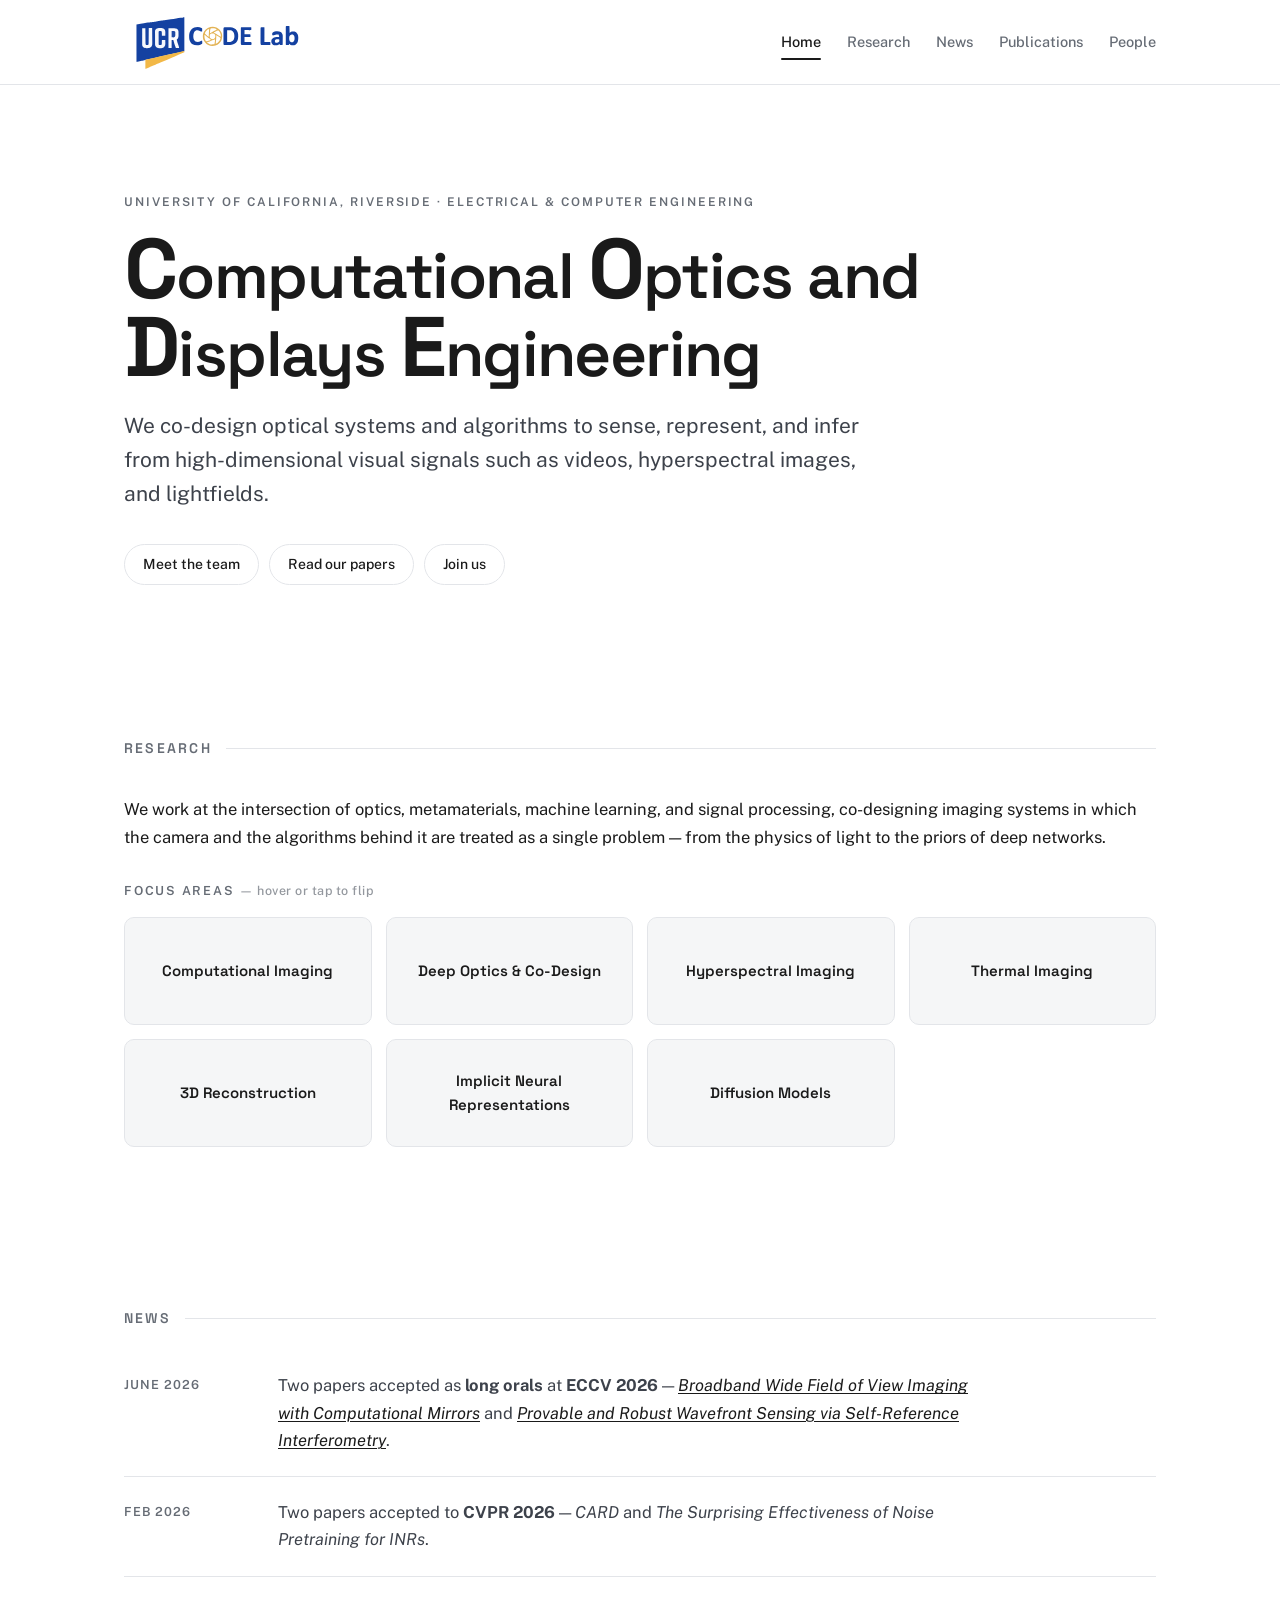
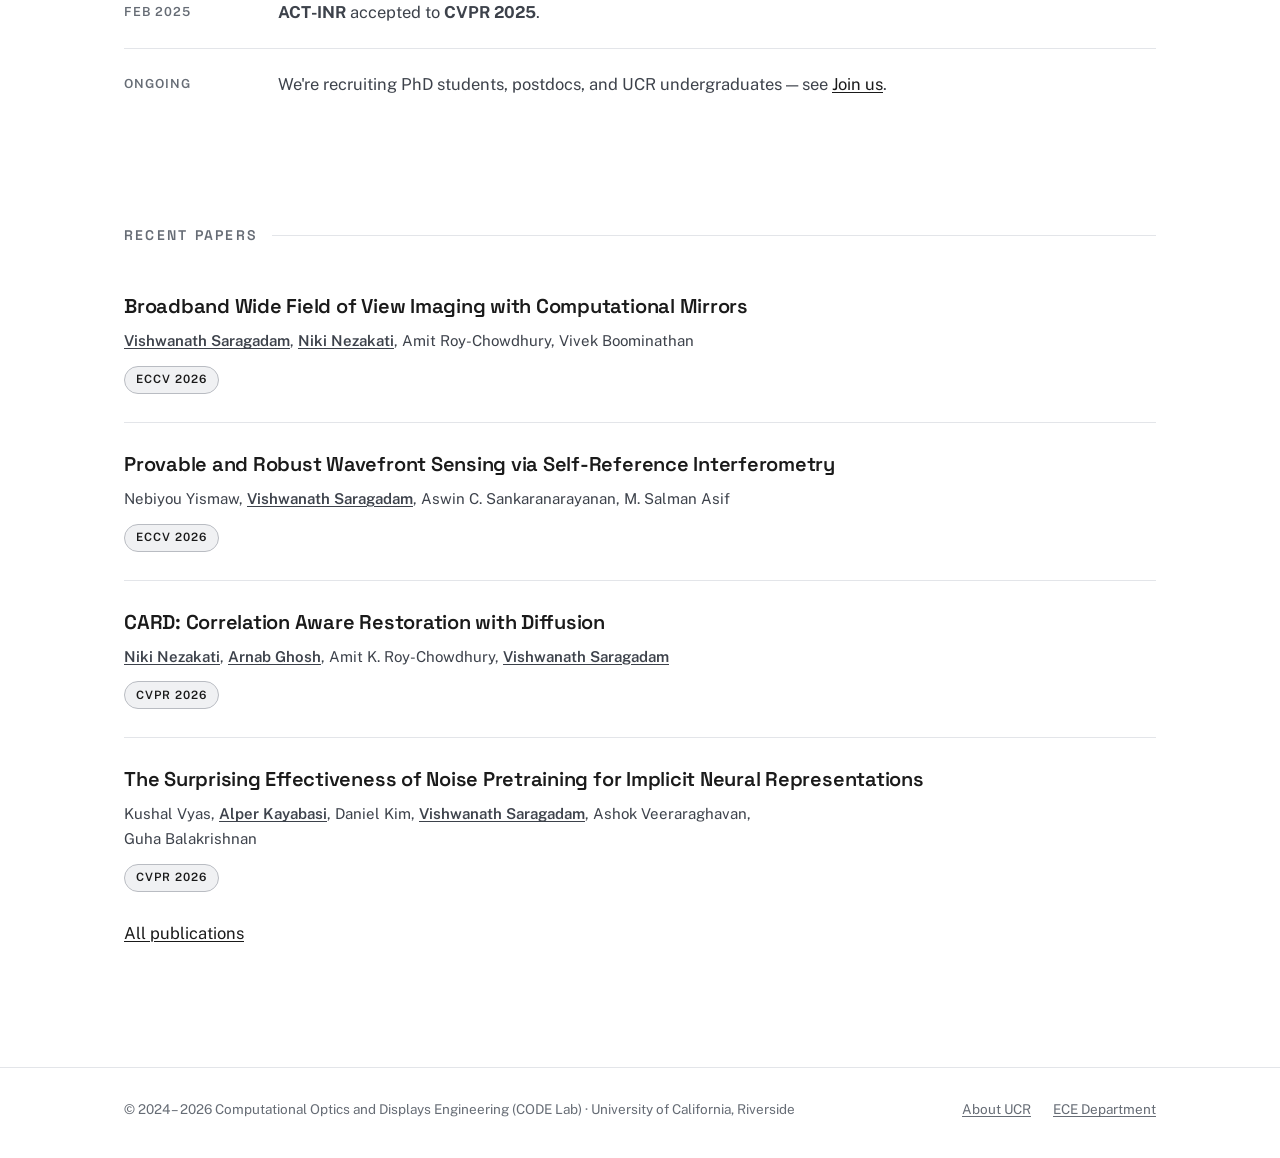
<file: index.html>
<!DOCTYPE html>
<html lang="en">
<head>
<meta charset="UTF-8">
<meta name="viewport" content="width=device-width, initial-scale=1.0">
<title>Computational Optics and Displays Engineering (CODE Lab) – UC Riverside</title>
<meta name="description" content="The Computational Optics and Displays Engineering (CODE Lab) at UC Riverside co-designs optical systems and algorithms to sense, represent, and infer from high-dimensional visual signals.">
<link rel="canonical" href="https://ucr-code.github.io/">
<meta name="theme-color" content="#ffffff">
<link rel="icon" type="image/svg+xml" href="images/favicon.svg">
<link rel="icon" type="image/png" sizes="32x32" href="images/favicon-32.png">
<link rel="apple-touch-icon" href="images/apple-touch-icon.png">
<!-- Open Graph / social cards -->
<meta property="og:type" content="website">
<meta property="og:site_name" content="CODE Lab — UC Riverside">
<meta property="og:title" content="Computational Optics and Displays Engineering (CODE Lab) – UC Riverside">
<meta property="og:description" content="The Computational Optics and Displays Engineering (CODE Lab) at UC Riverside co-designs optical systems and algorithms to sense, represent, and infer from high-dimensional visual signals.">
<meta property="og:url" content="https://ucr-code.github.io/">
<meta property="og:image" content="https://ucr-code.github.io/images/og-image.png">
<meta property="og:image:width" content="1200">
<meta property="og:image:height" content="630">
<meta property="og:image:alt" content="CODE Lab — Computational Optics and Displays Engineering, UC Riverside">
<meta name="twitter:card" content="summary_large_image">
<meta name="twitter:title" content="Computational Optics and Displays Engineering (CODE Lab) – UC Riverside">
<meta name="twitter:description" content="The Computational Optics and Displays Engineering (CODE Lab) at UC Riverside co-designs optical systems and algorithms to sense, represent, and infer from high-dimensional visual signals.">
<meta name="twitter:image" content="https://ucr-code.github.io/images/og-image.png">
<link rel="preconnect" href="https://fonts.googleapis.com">
<link rel="preconnect" href="https://fonts.gstatic.com" crossorigin>
<link href="https://fonts.googleapis.com/css2?family=Space+Grotesk:wght@500;600;700&family=Public+Sans:ital,wght@0,400;0,500;0,600;1,400&display=swap" rel="stylesheet">
<script>document.documentElement.classList.add('js');</script>
<link rel="stylesheet" href="css/style.css">
</head>
<body class="home">
<a class="skip" href="#main-content">Skip to content</a>

<header class="site-head">
  <div class="container">
    <a class="brand" href="index.html" aria-label="Computational Optics and Displays Engineering (CODE Lab) — Home">
      <img src="images/logo.svg" alt="Computational Optics and Displays Engineering (CODE Lab)" class="brand-logo">
    </a>
    <nav class="main-nav" aria-label="Site">
      <a href="index.html" class="active" aria-current="page">Home</a>
      <a href="#research">Research</a>
      <a href="#news">News</a>
      <a href="publications.html">Publications</a>
      <a href="people.html">People</a>
    </nav>
  </div>
</header>

<main id="main-content">

  <!-- ============ Hero ============ -->
  <section class="hero">
    <div class="container">
      <p class="eyebrow">University of California, Riverside · Electrical &amp; Computer Engineering</p>
      <h1><span class="code">C</span>omputational <span class="code">O</span>ptics and <span class="code">D</span>isplays <span class="code">E</span>ngineering</h1>
      <p class="lede">We co-design optical systems and algorithms to sense, represent, and infer from high-dimensional visual signals such as videos, hyperspectral images, and lightfields.</p>
      <nav class="jump" aria-label="Quick links">
        <a href="people.html">Meet the team</a>
        <a href="publications.html">Read our papers</a>
        <a href="people.html#join-us">Join us</a>
      </nav>
    </div>
  </section>

  <!-- ============ Research ============ -->
  <section class="section" id="research">
    <div class="container">
      <h2 class="section-head reveal">Research</h2>
      <p class="reveal">We work at the intersection of optics, metamaterials, machine learning, and
        signal processing, co-designing imaging systems in which the camera and the
        algorithms behind it are treated as a single problem — from the physics of
        light to the priors of deep networks.</p>
      <p class="chips-intro reveal">Focus areas <span class="chips-hint">— hover or tap to flip</span></p>
      <div class="flip-cards" aria-label="Research topics">
        <button class="flip-card reveal" style="--i:0" type="button" aria-pressed="false">
          <span class="flip-card-inner">
            <span class="flip-face flip-front">Computational Imaging</span>
            <span class="flip-face flip-back">Co-designing optics and algorithms so the camera and its reconstruction solve a single problem.</span>
          </span>
        </button>
        <button class="flip-card reveal" style="--i:1" type="button" aria-pressed="false">
          <span class="flip-card-inner">
            <span class="flip-face flip-front">Deep Optics &amp; Co-Design</span>
            <span class="flip-face flip-back">Learning the lens and the network jointly, end-to-end, to shape what the sensor captures.</span>
          </span>
        </button>
        <button class="flip-card reveal" style="--i:2" type="button" aria-pressed="false">
          <span class="flip-card-inner">
            <span class="flip-face flip-front">Hyperspectral Imaging</span>
            <span class="flip-face flip-back">Recording the full spectrum at every pixel to reveal material detail beyond RGB.</span>
          </span>
        </button>
        <button class="flip-card reveal" style="--i:3" type="button" aria-pressed="false">
          <span class="flip-card-inner">
            <span class="flip-face flip-front">Thermal Imaging</span>
            <span class="flip-face flip-back">Sensing and reconstructing scenes in long-wave infrared, past the reach of visible light.</span>
          </span>
        </button>
        <button class="flip-card reveal" style="--i:4" type="button" aria-pressed="false">
          <span class="flip-card-inner">
            <span class="flip-face flip-front">3D Reconstruction</span>
            <span class="flip-face flip-back">Recovering the shape, depth, and geometry of a scene from one or many views.</span>
          </span>
        </button>
        <button class="flip-card reveal" style="--i:5" type="button" aria-pressed="false">
          <span class="flip-card-inner">
            <span class="flip-face flip-front">Implicit Neural Representations</span>
            <span class="flip-face flip-back">Encoding signals as continuous neural functions — compact and resolution-free.</span>
          </span>
        </button>
        <button class="flip-card reveal" style="--i:6" type="button" aria-pressed="false">
          <span class="flip-card-inner">
            <span class="flip-face flip-front">Diffusion Models</span>
            <span class="flip-face flip-back">Generative priors that restore and reconstruct images from incomplete measurements.</span>
          </span>
        </button>
      </div>
    </div>
  </section>

  <!-- ============ News ============ -->
  <section class="section" id="news">
    <div class="container">
      <h2 class="section-head reveal">News</h2>
      <ul class="news-list">
        <li class="news-item reveal">
          <span class="news-date">June 2026</span>
          <p class="news-text">Two papers accepted as <strong>long orals</strong> at <strong>ECCV 2026</strong> — <em><a href="https://codelab-ucr.github.io/computational-mirrors/" target="_blank" rel="noopener">Broadband Wide Field of View Imaging with Computational Mirrors</a></em> and <em><a href="https://imagesci.ece.cmu.edu/files/paper/2026/SelfReference_ECCV2026.pdf" target="_blank" rel="noopener">Provable and Robust Wavefront Sensing via Self-Reference Interferometry</a></em>.</p>
        </li>
        <li class="news-item reveal">
          <span class="news-date">Feb 2026</span>
          <p class="news-text">Two papers accepted to <strong>CVPR 2026</strong> — <em>CARD</em> and <em>The Surprising Effectiveness of Noise Pretraining for INRs</em>.</p>
        </li>
        <li class="news-item reveal">
          <span class="news-date">Feb 2025</span>
          <p class="news-text"><strong>ACT-INR</strong> accepted to <strong>CVPR 2025</strong>.</p>
        </li>
        <li class="news-item reveal">
          <span class="news-date">Ongoing</span>
          <p class="news-text">We're recruiting PhD students, postdocs, and UCR undergraduates — see <a href="people.html#join-us">Join us</a>.</p>
        </li>
      </ul>
    </div>
  </section>

  <!-- ============ Recent papers ============ -->
  <section class="section" id="recent" style="padding-top:24px">
    <div class="container">
      <h2 class="section-head reveal">Recent papers</h2>

      <article class="pub reveal" style="border-top:0;padding-top:10px">
        <h3 class="pub-title"><a href="https://codelab-ucr.github.io/computational-mirrors/" target="_blank" rel="noopener">Broadband Wide Field of View Imaging with Computational Mirrors</a></h3>
        <p class="pub-authors"><span class="lab-member">Vishwanath Saragadam</span>, <span class="lab-member">Niki Nezakati</span>, Amit Roy-Chowdhury, Vivek Boominathan</p>
        <div class="pub-meta"><span class="venue conf">ECCV 2026</span></div>
      </article>

      <article class="pub reveal">
        <h3 class="pub-title"><a href="https://imagesci.ece.cmu.edu/files/paper/2026/SelfReference_ECCV2026.pdf" target="_blank" rel="noopener">Provable and Robust Wavefront Sensing via Self-Reference Interferometry</a></h3>
        <p class="pub-authors">Nebiyou Yismaw, <span class="lab-member">Vishwanath Saragadam</span>, Aswin C. Sankaranarayanan, M. Salman Asif</p>
        <div class="pub-meta"><span class="venue conf">ECCV 2026</span></div>
      </article>

      <article class="pub reveal">
        <h3 class="pub-title"><a href="https://ucr-vision-and-learning-group.github.io/CARD/" target="_blank" rel="noopener">CARD: Correlation Aware Restoration with Diffusion</a></h3>
        <p class="pub-authors"><span class="lab-member">Niki Nezakati</span>, <span class="lab-member">Arnab Ghosh</span>, Amit K. Roy-Chowdhury, <span class="lab-member">Vishwanath Saragadam</span></p>
        <div class="pub-meta"><span class="venue conf">CVPR 2026</span></div>
      </article>

      <article class="pub reveal">
        <h3 class="pub-title"><a href="https://kushalvyas.github.io/noisepretraining.html" target="_blank" rel="noopener">The Surprising Effectiveness of Noise Pretraining for Implicit Neural Representations</a></h3>
        <p class="pub-authors">Kushal Vyas, <span class="lab-member">Alper Kayabasi</span>, Daniel Kim, <span class="lab-member">Vishwanath Saragadam</span>, Ashok Veeraraghavan, Guha Balakrishnan</p>
        <div class="pub-meta"><span class="venue conf">CVPR 2026</span></div>
      </article>

      <a class="more-link" href="publications.html">All publications</a>
    </div>
  </section>
</main>

<footer class="site-foot">
  <div class="container">
    <span>© 2024 – 2026 Computational Optics and Displays Engineering (CODE Lab) · University of California, Riverside</span>
    <span class="foot-links">
      <a href="https://www.ucr.edu" target="_blank" rel="noopener">About UCR</a>
      <a href="https://www.ece.ucr.edu" target="_blank" rel="noopener">ECE Department</a>
    </span>
  </div>
</footer>

<script src="js/main.js" defer></script>
</body>
</html>
</file>
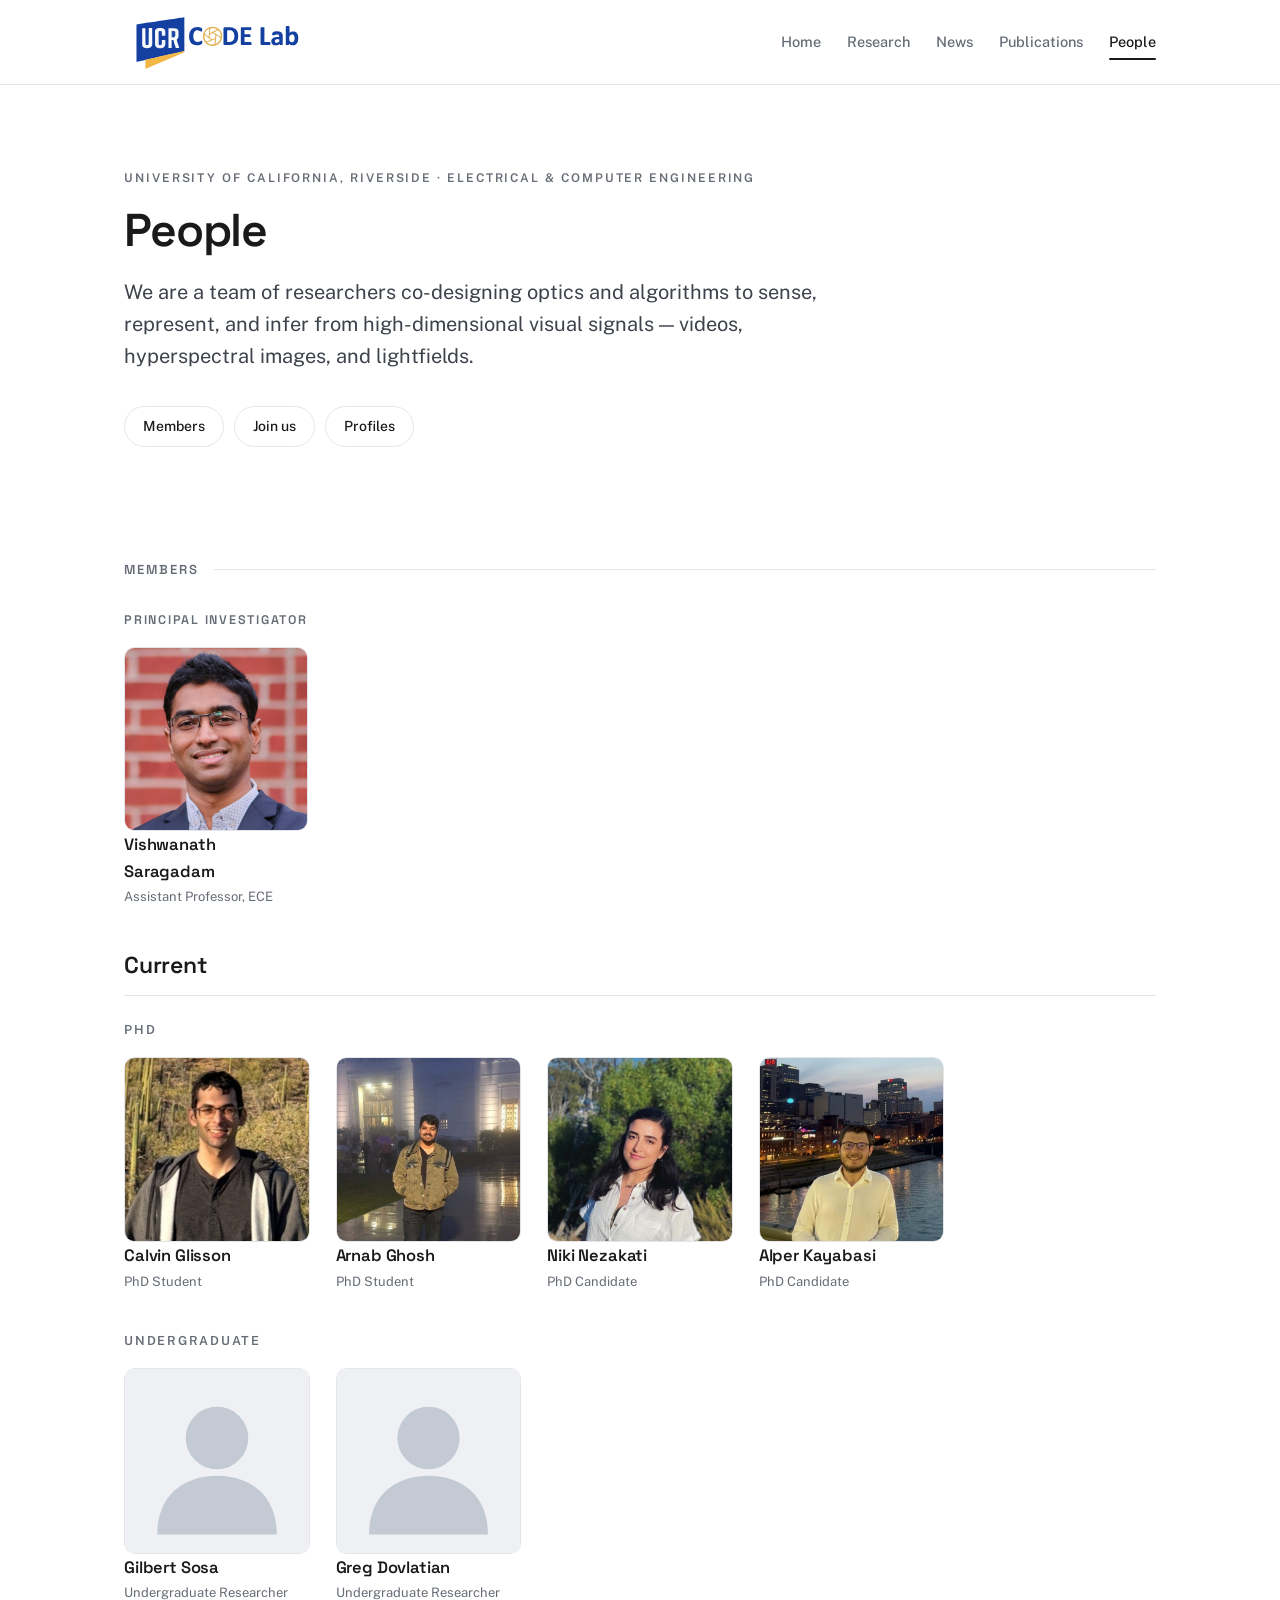
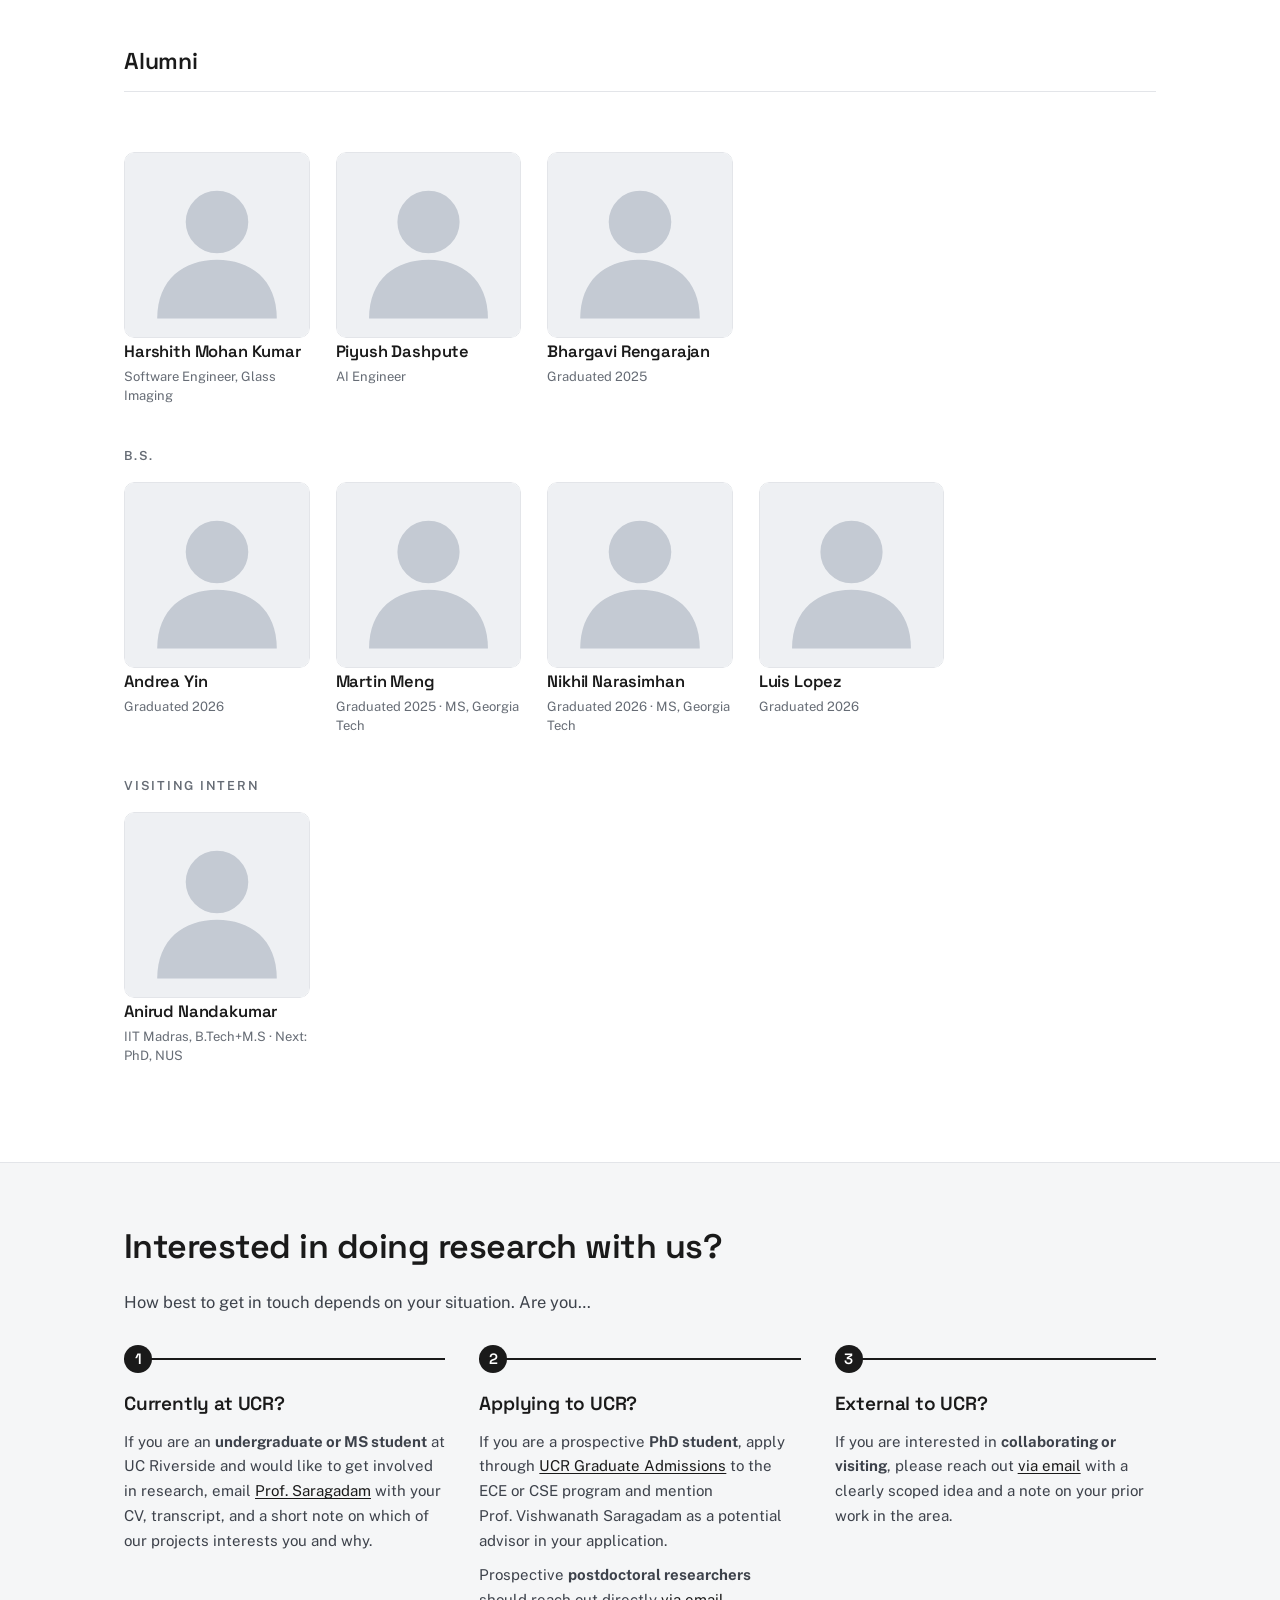
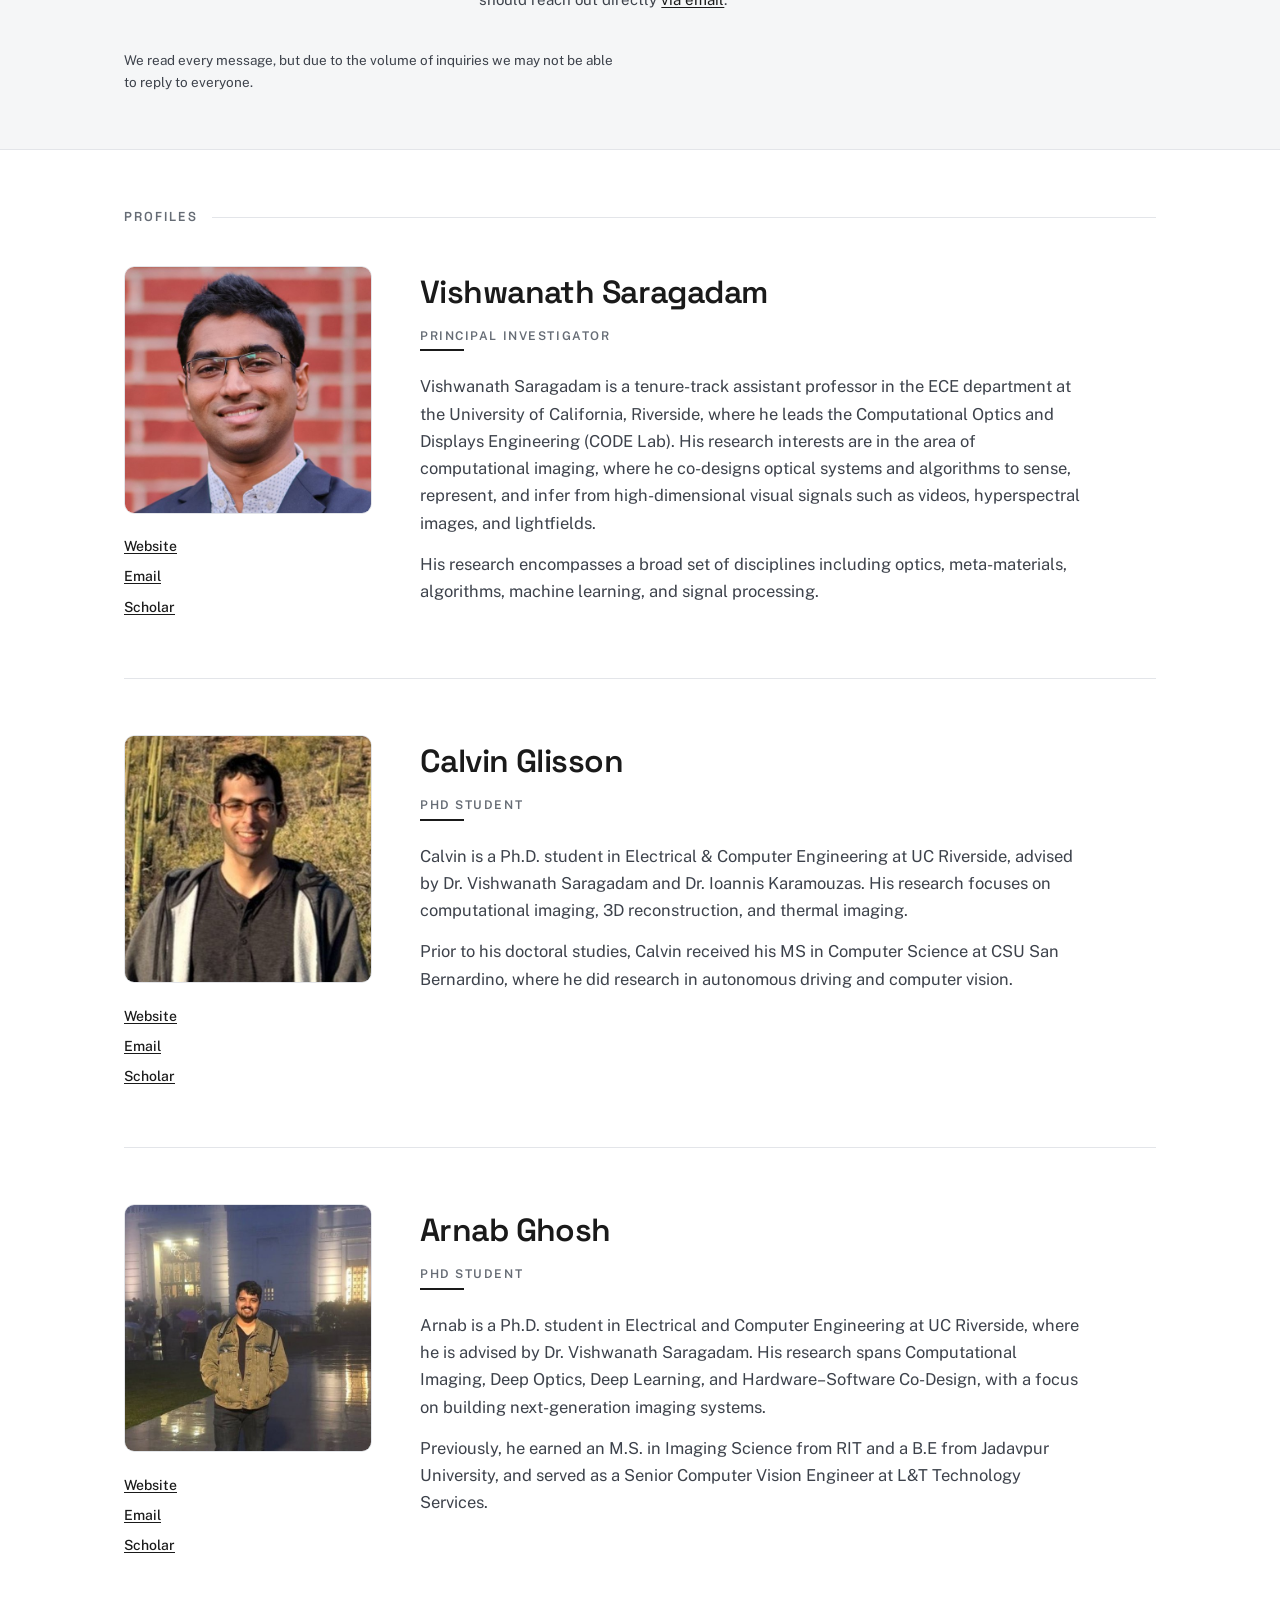
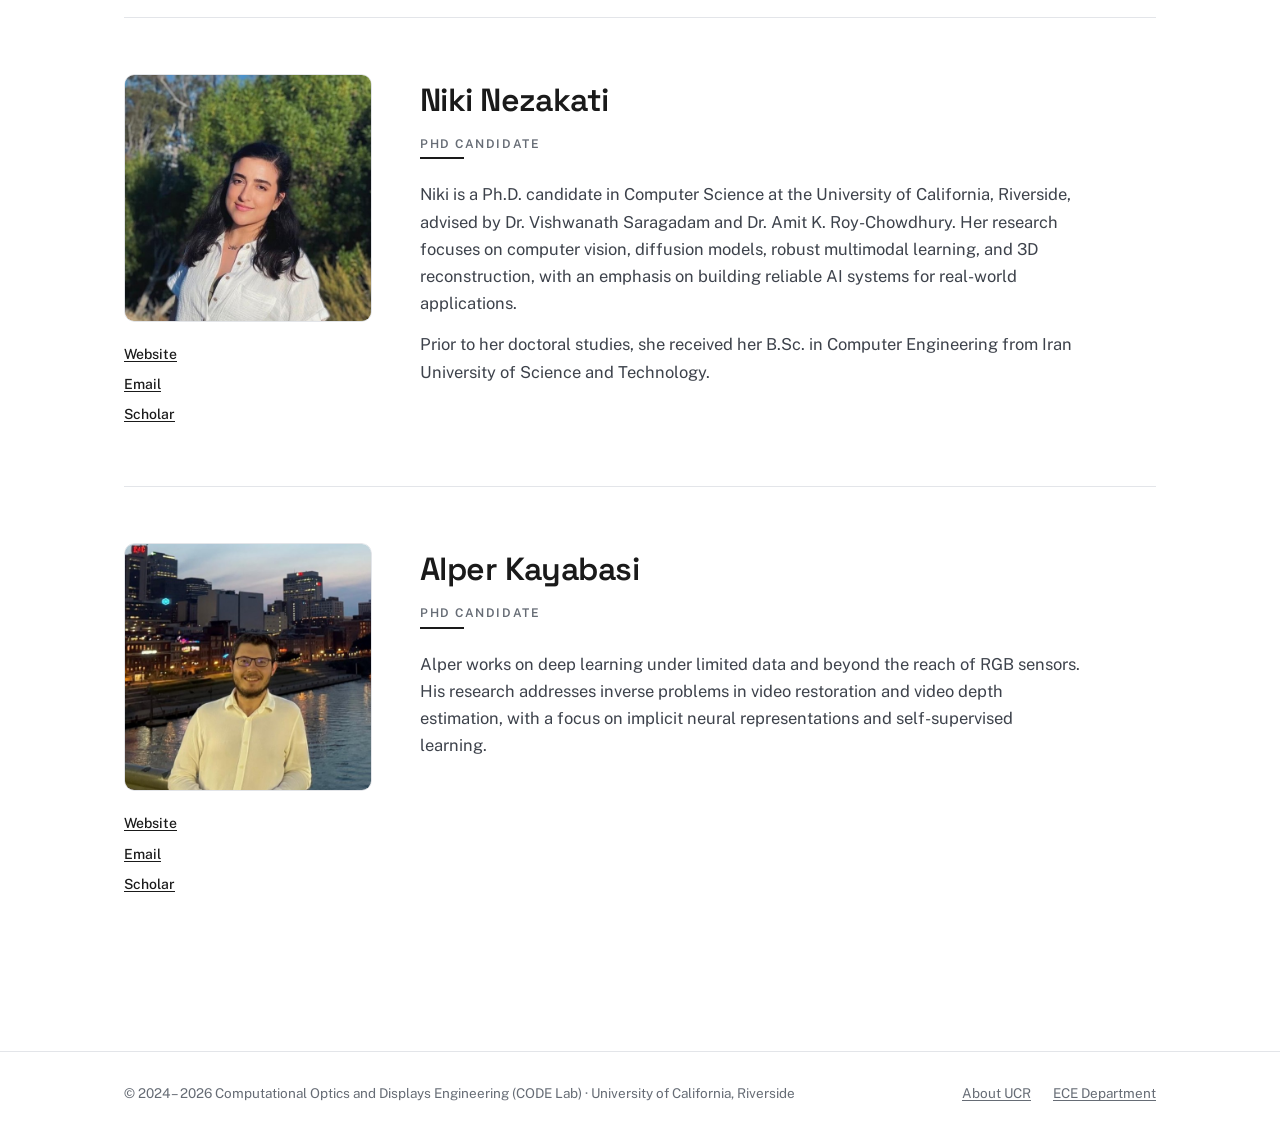
<file: people.html>
<!DOCTYPE html>
<html lang="en">
<head>
<meta charset="UTF-8">
<meta name="viewport" content="width=device-width, initial-scale=1.0">
<title>People – Computational Optics and Displays Engineering (CODE Lab)</title>
<meta name="description" content="The people of the Computational Optics and Displays Engineering (CODE Lab) at UC Riverside — co-designing optics and algorithms to sense, represent, and infer from high-dimensional visual signals.">
<link rel="canonical" href="https://ucr-code.github.io/people.html">
<meta name="theme-color" content="#ffffff">
<link rel="icon" type="image/svg+xml" href="images/favicon.svg">
<link rel="icon" type="image/png" sizes="32x32" href="images/favicon-32.png">
<link rel="apple-touch-icon" href="images/apple-touch-icon.png">
<!-- Open Graph / social cards -->
<meta property="og:type" content="website">
<meta property="og:site_name" content="CODE Lab — UC Riverside">
<meta property="og:title" content="People – Computational Optics and Displays Engineering (CODE Lab)">
<meta property="og:description" content="Meet the CODE Lab team at UC Riverside — researchers co-designing optics and algorithms to sense, represent, and infer from high-dimensional visual signals.">
<meta property="og:url" content="https://ucr-code.github.io/people.html">
<meta property="og:image" content="https://ucr-code.github.io/images/og-image.png">
<meta property="og:image:width" content="1200">
<meta property="og:image:height" content="630">
<meta property="og:image:alt" content="CODE Lab — Computational Optics and Displays Engineering, UC Riverside">
<meta name="twitter:card" content="summary_large_image">
<meta name="twitter:title" content="People – Computational Optics and Displays Engineering (CODE Lab)">
<meta name="twitter:description" content="Meet the CODE Lab team at UC Riverside — researchers co-designing optics and algorithms to sense, represent, and infer from high-dimensional visual signals.">
<meta name="twitter:image" content="https://ucr-code.github.io/images/og-image.png">
<link rel="preconnect" href="https://fonts.googleapis.com">
<link rel="preconnect" href="https://fonts.gstatic.com" crossorigin>
<link href="https://fonts.googleapis.com/css2?family=Space+Grotesk:wght@500;600;700&family=Public+Sans:ital,wght@0,400;0,500;0,600;1,400&display=swap" rel="stylesheet">
<script>document.documentElement.classList.add('js');</script>
<link rel="stylesheet" href="css/style.css">
</head>
<body>
<a class="skip" href="#main-content">Skip to content</a>

<header class="site-head">
  <div class="container">
    <a class="brand" href="index.html" aria-label="Computational Optics and Displays Engineering (CODE Lab) — Home">
      <img src="images/logo.svg" alt="Computational Optics and Displays Engineering (CODE Lab)" class="brand-logo">
    </a>
    <nav class="main-nav" aria-label="Site">
      <a href="index.html">Home</a>
      <a href="index.html#research">Research</a>
      <a href="index.html#news">News</a>
      <a href="publications.html">Publications</a>
      <a href="people.html" class="active" aria-current="page">People</a>
    </nav>
  </div>
</header>

<main id="main-content">

  <!-- ============ Hero ============ -->
  <section class="hero">
    <div class="container">
      <p class="eyebrow">University of California, Riverside · Electrical &amp; Computer Engineering</p>
      <h1>People</h1>
      <p class="lede">We are a team of researchers co-designing optics and algorithms to sense, represent, and infer from high-dimensional visual signals — videos, hyperspectral images, and lightfields.</p>
      <nav class="jump" aria-label="On this page">
        <a href="#members">Members</a>
        <a href="#join-us">Join us</a>
        <a href="#profiles">Profiles</a>
      </nav>
    </div>
  </section>

  <!-- ============ Overview grid ============ -->
  <section class="section" id="members">
    <div class="container">
      <h2 class="section-head reveal">Members</h2>

      <h3 class="member-role reveal">Principal Investigator</h3>
      <ul class="people-grid solo">
        <li class="reveal" style="--i:0"><a class="person-card" href="#vishwanath">
          <span class="shot"><img src="images/vishwanath.jpg" alt="Portrait of Vishwanath Saragadam"></span>
          <span class="p-meta"><span class="p-name">Vishwanath Saragadam</span><span class="p-role">Assistant Professor, ECE</span></span>
        </a></li>
      </ul>

      <h3 class="member-group reveal">Current</h3>
      <h4 class="member-role reveal">PhD</h4>
      <ul class="people-grid">
        <li class="reveal" style="--i:0"><a class="person-card" href="#calvin">
          <span class="shot"><img src="images/calvin.jpg" alt="Portrait of Calvin Glisson"></span>
          <span class="p-meta"><span class="p-name">Calvin Glisson</span><span class="p-role">PhD Student</span></span>
        </a></li>
        <li class="reveal" style="--i:1"><a class="person-card" href="#arnab">
          <span class="shot"><img src="images/arnab.jpg" alt="Portrait of Arnab"></span>
          <span class="p-meta"><span class="p-name">Arnab Ghosh</span><span class="p-role">PhD Student</span></span>
        </a></li>
        <li class="reveal" style="--i:2"><a class="person-card" href="#niki">
          <span class="shot"><img src="images/niki.jpg" alt="Portrait of Niki"></span>
          <span class="p-meta"><span class="p-name">Niki Nezakati</span><span class="p-role">PhD Candidate</span></span>
        </a></li>
        <li class="reveal" style="--i:3"><a class="person-card" href="#alper">
          <span class="shot"><img src="images/alper.jpg" alt="Portrait of Alper Kayabasi"></span>
          <span class="p-meta"><span class="p-name">Alper Kayabasi</span><span class="p-role">PhD Candidate</span></span>
        </a></li>
      </ul>

      <h4 class="member-role reveal">Undergraduate</h4>
      <ul class="people-grid">
        <li class="reveal" style="--i:0"><div class="person-card">
          <span class="shot"><img src="images/placeholder-person.svg" alt="Portrait of Gilbert Sosa"></span>
          <span class="p-meta"><span class="p-name">Gilbert Sosa</span><span class="p-role">Undergraduate Researcher</span></span>
        </div></li>
        <li class="reveal" style="--i:1"><div class="person-card">
          <span class="shot"><img src="images/placeholder-person.svg" alt="Portrait of Greg Dovlatian"></span>
          <span class="p-meta"><span class="p-name">Greg Dovlatian</span><span class="p-role">Undergraduate Researcher</span></span>
        </div></li>
      </ul>

      <h3 class="member-group reveal">Alumni</h3>
      <h4 class="member-role reveal">M.S.</h4>
      <ul class="people-grid">
        <li class="reveal" style="--i:0"><div class="person-card">
          <span class="shot"><img src="images/placeholder-person.svg" alt="Portrait of Harshith Mohan Kumar"></span>
          <span class="p-meta"><span class="p-name">Harshith Mohan Kumar</span><span class="p-role">Software Engineer, Glass Imaging</span></span>
        </div></li>
        <li class="reveal" style="--i:1"><div class="person-card">
          <span class="shot"><img src="images/placeholder-person.svg" alt="Portrait of Piyush Dashpute"></span>
          <span class="p-meta"><span class="p-name">Piyush Dashpute</span><span class="p-role">AI Engineer</span></span>
        </div></li>
        <li class="reveal" style="--i:2"><div class="person-card">
          <span class="shot"><img src="images/placeholder-person.svg" alt="Portrait of Bhargavi Rengarajan"></span>
          <span class="p-meta"><span class="p-name">Bhargavi Rengarajan</span><span class="p-role">Graduated 2025</span></span>
        </div></li>
      </ul>

      <h4 class="member-role reveal">B.S.</h4>
      <ul class="people-grid">
        <li class="reveal" style="--i:0"><div class="person-card">
          <span class="shot"><img src="images/placeholder-person.svg" alt="Portrait of Andrea Yin"></span>
          <span class="p-meta"><span class="p-name">Andrea Yin</span><span class="p-role">Graduated 2026</span></span>
        </div></li>
        <li class="reveal" style="--i:1"><div class="person-card">
          <span class="shot"><img src="images/placeholder-person.svg" alt="Portrait of Martin Meng"></span>
          <span class="p-meta"><span class="p-name">Martin Meng</span><span class="p-role">Graduated 2025 · MS, Georgia Tech</span></span>
        </div></li>
        <li class="reveal" style="--i:2"><div class="person-card">
          <span class="shot"><img src="images/placeholder-person.svg" alt="Portrait of Nikhil Narasimhan"></span>
          <span class="p-meta"><span class="p-name">Nikhil Narasimhan</span><span class="p-role">Graduated 2026 · MS, Georgia Tech</span></span>
        </div></li>
        <li class="reveal" style="--i:3"><div class="person-card">
          <span class="shot"><img src="images/placeholder-person.svg" alt="Portrait of Luis Lopez"></span>
          <span class="p-meta"><span class="p-name">Luis Lopez</span><span class="p-role">Graduated 2026</span></span>
        </div></li>
      </ul>

      <h4 class="member-role reveal">Visiting Intern</h4>
      <ul class="people-grid">
        <li class="reveal" style="--i:0"><div class="person-card">
          <span class="shot"><img src="images/placeholder-person.svg" alt="Portrait of Anirud Nandakumar"></span>
          <span class="p-meta"><span class="p-name">Anirud Nandakumar</span><span class="p-role">IIT Madras, B.Tech+M.S · Next: PhD, NUS</span></span>
        </div></li>
      </ul>
    </div>
  </section>

  <!-- ============ Join us ============ -->
  <section class="section join" id="join-us">
    <div class="container">
      <h2>Interested in doing research with us?</h2>
      <p>How best to get in touch depends on your situation. Are you…</p>
      <ol class="join-list">
        <li>
          <h3>Currently at UCR?</h3>
          <p>If you are an <strong>undergraduate or MS student</strong> at UC Riverside and would like to get involved in research, email <a href="mailto:vishwanath.saragadam@ucr.edu">Prof.&nbsp;Saragadam</a> with your CV, transcript, and a short note on which of our projects interests you and why.</p>
        </li>
        <li>
          <h3>Applying to UCR?</h3>
          <p>If you are a prospective <strong>PhD student</strong>, apply through <a href="https://graduate.ucr.edu/admissions" target="_blank" rel="noopener">UCR Graduate Admissions</a> to the ECE or CSE program and mention Prof.&nbsp;Vishwanath Saragadam as a potential advisor in your application.</p>
          <p>Prospective <strong>postdoctoral researchers</strong> should reach out directly <a href="mailto:vishwanath.saragadam@ucr.edu">via email</a>.</p>
        </li>
        <li>
          <h3>External to UCR?</h3>
          <p>If you are interested in <strong>collaborating or visiting</strong>, please reach out <a href="mailto:vishwanath.saragadam@ucr.edu">via email</a> with a clearly scoped idea and a note on your prior work in the area.</p>
        </li>
      </ol>
      <p class="join-note">We read every message, but due to the volume of inquiries we may not be able to reply to everyone.</p>
    </div>
  </section>

  <!-- ============ Profiles ============ -->
  <section class="section" id="profiles">
    <div class="container">
      <h2 class="section-head reveal">Profiles</h2>

      <!-- ===== PERSON: VISHWANATH SARAGADAM ===== -->
      <article class="profile reveal" style="padding-top:8px">
        <div class="profile-media">
          <span class="shot"><img src="images/vishwanath.jpg" alt="Portrait of Vishwanath Saragadam"></span>
          <ul class="links">
            <li><a href="https://vishwa91.github.io/" target="_blank" rel="noopener">Website</a></li>
            <li><a href="mailto:vishwanath.saragadam@ucr.edu">Email</a></li>
            <li><a href="https://scholar.google.com/citations?user=u-xGD2AAAAAJ" target="_blank" rel="noopener">Scholar</a></li>
          </ul>
        </div>
        <div class="profile-body">
          <h3 id="vishwanath">Vishwanath Saragadam</h3>
          <span class="role-tag">Principal Investigator</span>
          <p>Vishwanath Saragadam is a tenure-track assistant professor in the ECE department at the University of California, Riverside, where he leads the Computational Optics and Displays Engineering (CODE Lab). His research interests are in the area of computational imaging, where he co-designs optical systems and algorithms to sense, represent, and infer from high-dimensional visual signals such as videos, hyperspectral images, and lightfields.</p>
          <p>His research encompasses a broad set of disciplines including optics, meta-materials, algorithms, machine learning, and signal processing.</p>
        </div>
      </article>
      <hr class="spectrum">

      <!-- ===== PERSON: CALVIN ===== -->
      <article class="profile reveal">
        <div class="profile-media">
          <span class="shot"><img src="images/calvin.jpg" alt="Portrait of Calvin Glisson"></span>
          <ul class="links">
            <li><a href="#" class="todo">Website</a></li><!-- TODO: add link -->
            <li><a href="#" class="todo">Email</a></li><!-- TODO: add link -->
            <li><a href="#" class="todo">Scholar</a></li><!-- TODO: add link -->
          </ul>
        </div>
        <div class="profile-body">
          <h3 id="calvin">Calvin Glisson</h3>
          <span class="role-tag">PhD Student</span>
          <p>Calvin is a Ph.D. student in Electrical &amp; Computer Engineering at UC Riverside, advised by Dr.&nbsp;Vishwanath Saragadam and Dr.&nbsp;Ioannis Karamouzas. His research focuses on computational imaging, 3D reconstruction, and thermal imaging.</p>
          <p>Prior to his doctoral studies, Calvin received his MS in Computer Science at CSU San Bernardino, where he did research in autonomous driving and computer vision.</p>
        </div>
      </article>
      <hr class="spectrum">

      <!-- ===== PERSON: ARNAB ===== -->
      <article class="profile reveal">
        <div class="profile-media">
          <span class="shot"><img src="images/arnab.jpg" alt="Portrait of Arnab"></span>
          <ul class="links">
            <li><a href="#" class="todo">Website</a></li><!-- TODO: add link -->
            <li><a href="#" class="todo">Email</a></li><!-- TODO: add link -->
            <li><a href="https://scholar.google.com/citations?user=zqR-GtcAAAAJ" target="_blank" rel="noopener">Scholar</a></li>
          </ul>
        </div>
        <div class="profile-body">
          <h3 id="arnab">Arnab Ghosh</h3>
          <span class="role-tag">PhD Student</span>
          <p>Arnab is a Ph.D. student in Electrical and Computer Engineering at UC Riverside, where he is advised by Dr.&nbsp;Vishwanath Saragadam. His research spans Computational Imaging, Deep Optics, Deep Learning, and Hardware–Software Co-Design, with a focus on building next-generation imaging systems.</p>
          <p>Previously, he earned an M.S. in Imaging Science from RIT and a B.E from Jadavpur University, and served as a Senior Computer Vision Engineer at L&amp;T Technology Services.</p>
        </div>
      </article>
      <hr class="spectrum">

      <!-- ===== PERSON: NIKI ===== -->
      <article class="profile reveal">
        <div class="profile-media">
          <span class="shot"><img src="images/niki.jpg" alt="Portrait of Niki"></span>
          <ul class="links">
            <li><a href="#" class="todo">Website</a></li><!-- TODO: add link -->
            <li><a href="#" class="todo">Email</a></li><!-- TODO: add link -->
            <li><a href="#" class="todo">Scholar</a></li><!-- TODO: add link -->
          </ul>
        </div>
        <div class="profile-body">
          <h3 id="niki">Niki Nezakati</h3>
          <span class="role-tag">PhD Candidate</span>
          <p>Niki is a Ph.D. candidate in Computer Science at the University of California, Riverside, advised by Dr.&nbsp;Vishwanath Saragadam and Dr.&nbsp;Amit K. Roy-Chowdhury. Her research focuses on computer vision, diffusion models, robust multimodal learning, and 3D reconstruction, with an emphasis on building reliable AI systems for real-world applications.</p>
          <p>Prior to her doctoral studies, she received her B.Sc. in Computer Engineering from Iran University of Science and Technology.</p>
        </div>
      </article>
      <hr class="spectrum">

      <!-- ===== PERSON: ALPER KAYABASI ===== -->
      <article class="profile reveal">
        <div class="profile-media">
          <span class="shot"><img src="images/alper.jpg" alt="Portrait of Alper Kayabasi"></span>
          <ul class="links">
            <li><a href="https://alpoler.github.io/" target="_blank" rel="noopener">Website</a></li>
            <li><a href="#" class="todo">Email</a></li><!-- TODO: add link -->
            <li><a href="https://scholar.google.com/citations?user=zFYCmJEAAAAJ" target="_blank" rel="noopener">Scholar</a></li>
          </ul>
        </div>
        <div class="profile-body">
          <h3 id="alper">Alper Kayabasi</h3>
          <span class="role-tag">PhD Candidate</span>
          <p>Alper works on deep learning under limited data and beyond the reach of RGB sensors. His research addresses inverse problems in video restoration and video depth estimation, with a focus on implicit neural representations and self-supervised learning.</p>
        </div>
      </article>

    </div>
  </section>
</main>

<footer class="site-foot">
  <div class="container">
    <span>© 2024 – 2026 Computational Optics and Displays Engineering (CODE Lab) · University of California, Riverside</span>
    <span class="foot-links">
      <a href="https://www.ucr.edu" target="_blank" rel="noopener">About UCR</a>
      <a href="https://www.ece.ucr.edu" target="_blank" rel="noopener">ECE Department</a>
    </span>
  </div>
</footer>

<script src="js/main.js" defer></script>
</body>
</html>
</file>
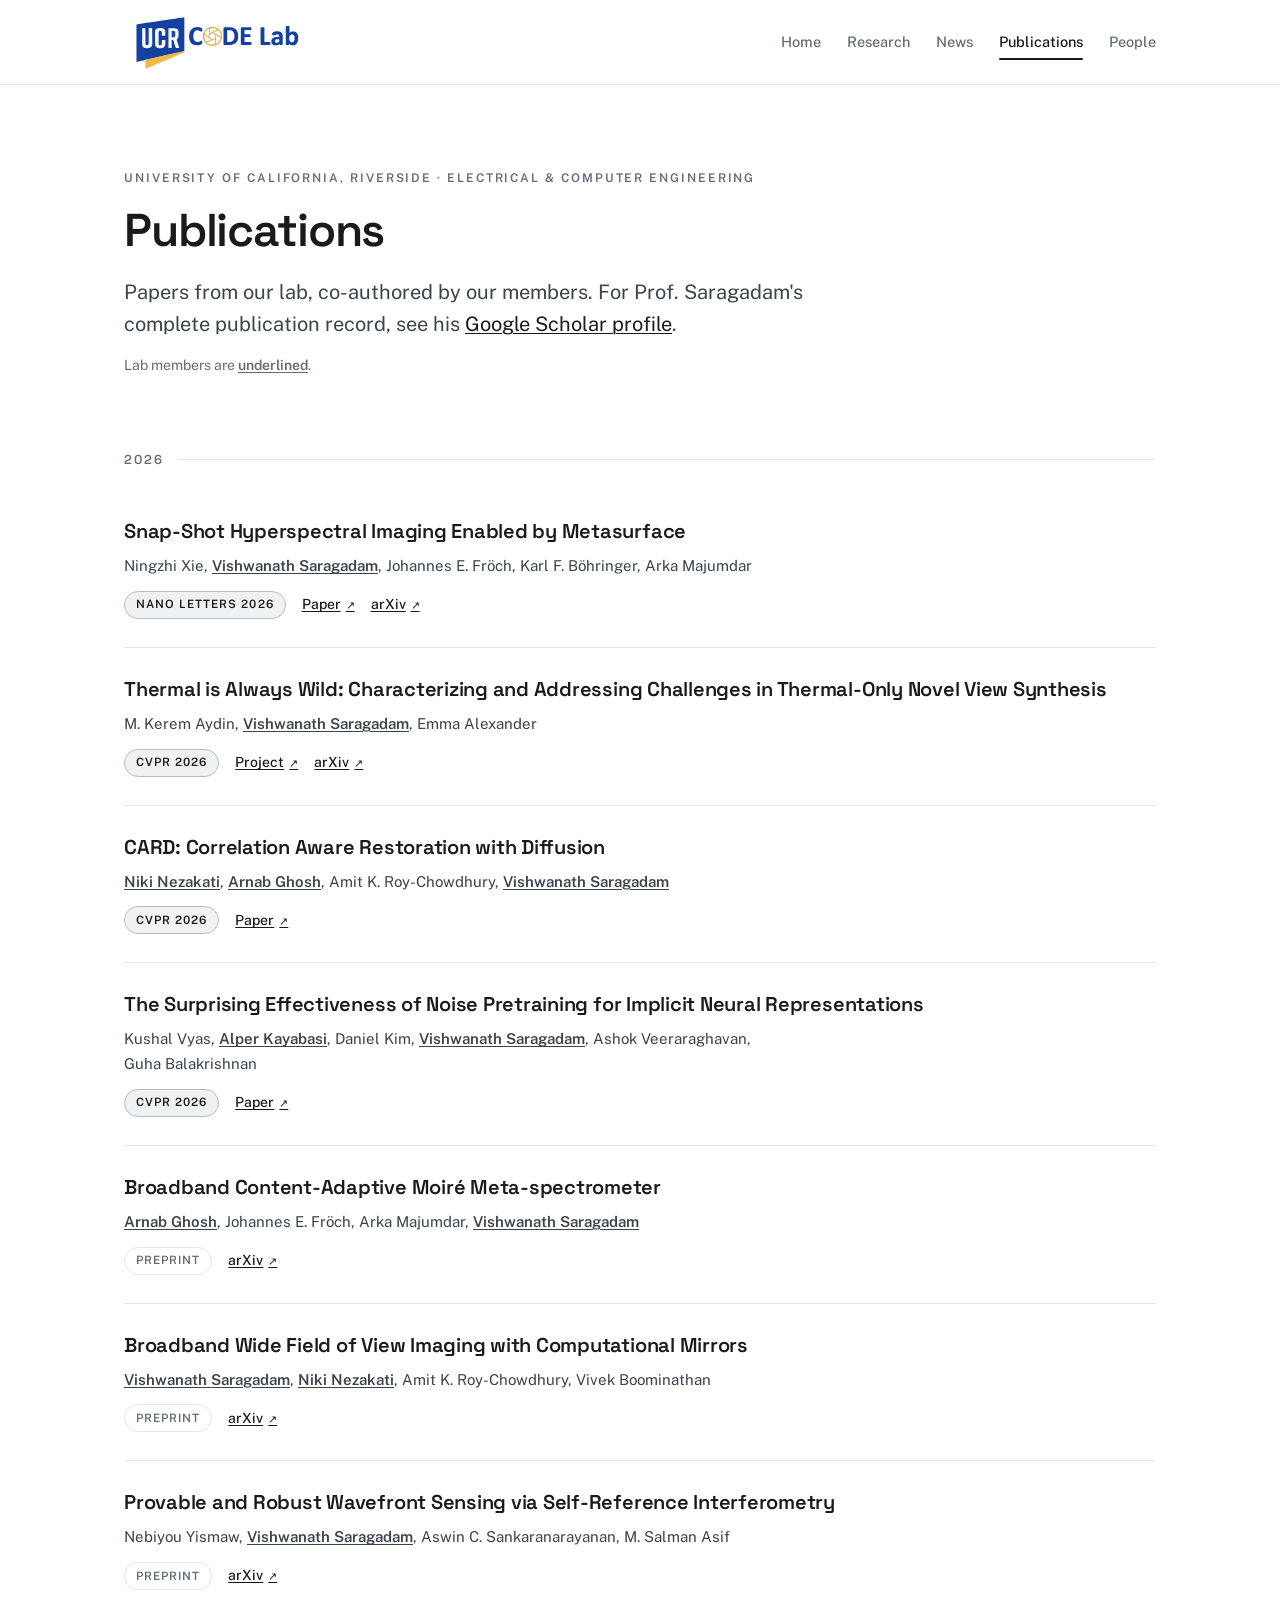
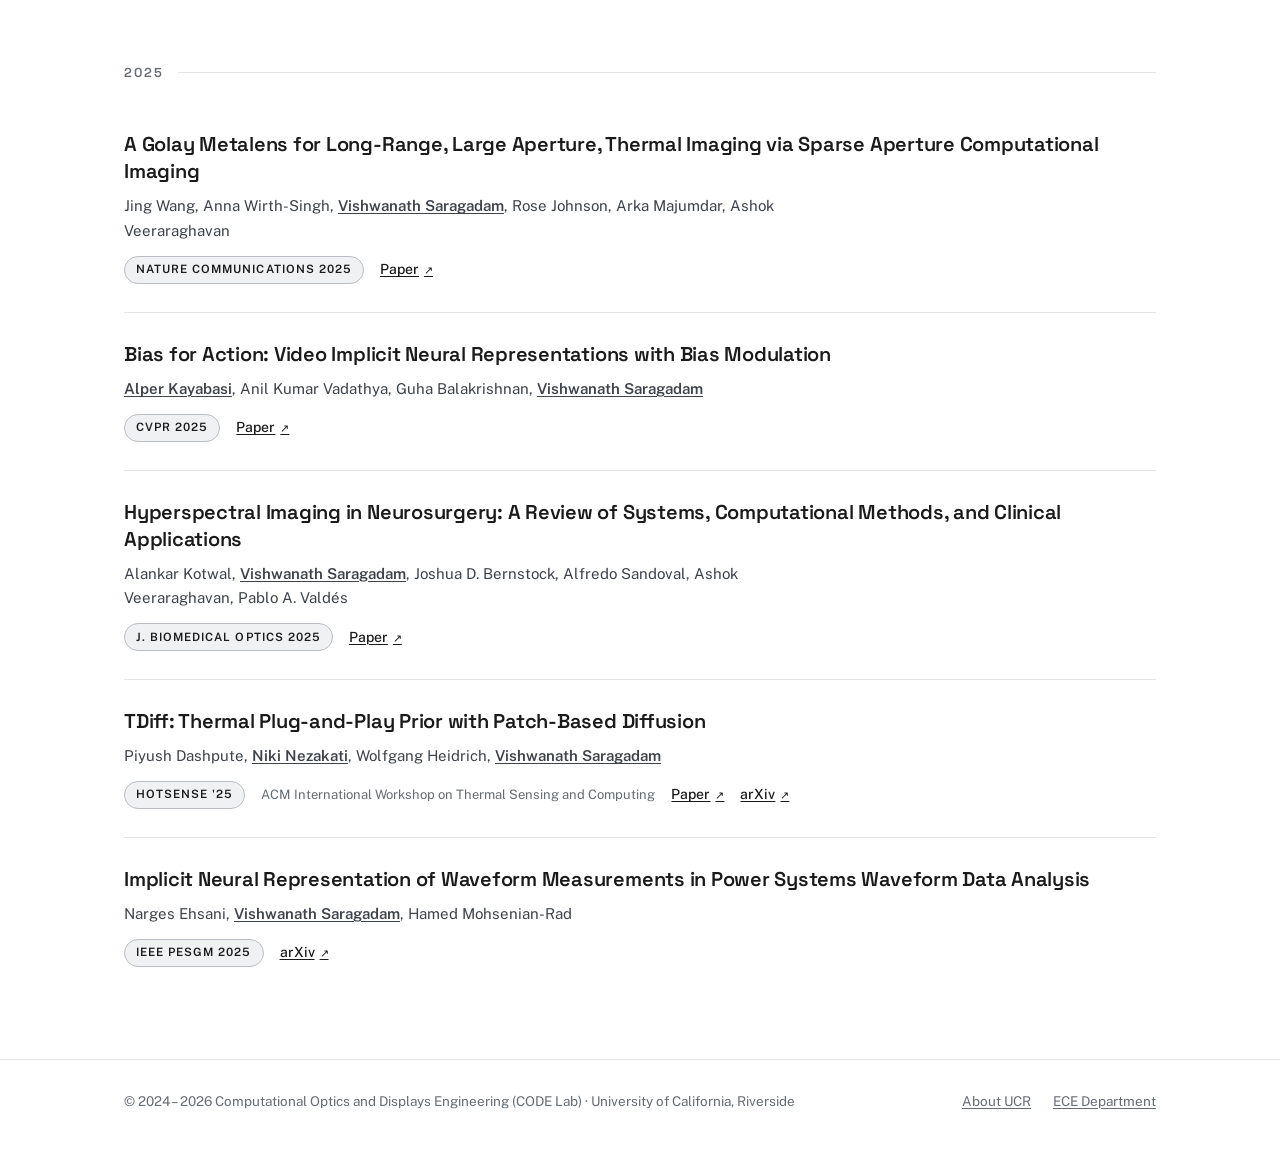
<file: publications.html>
<!DOCTYPE html>
<html lang="en">
<head>
<meta charset="UTF-8">
<meta name="viewport" content="width=device-width, initial-scale=1.0">
<title>Publications – Computational Optics and Displays Engineering (CODE Lab)</title>
<meta name="description" content="Publications from the Computational Optics and Displays Engineering (CODE Lab) at UC Riverside.">
<link rel="canonical" href="https://ucr-code.github.io/publications.html">
<meta name="theme-color" content="#ffffff">
<link rel="icon" type="image/svg+xml" href="images/favicon.svg">
<link rel="icon" type="image/png" sizes="32x32" href="images/favicon-32.png">
<link rel="apple-touch-icon" href="images/apple-touch-icon.png">
<!-- Open Graph / social cards -->
<meta property="og:type" content="website">
<meta property="og:site_name" content="CODE Lab — UC Riverside">
<meta property="og:title" content="Publications – Computational Optics and Displays Engineering (CODE Lab)">
<meta property="og:description" content="Publications from the Computational Optics and Displays Engineering (CODE Lab) at UC Riverside.">
<meta property="og:url" content="https://ucr-code.github.io/publications.html">
<meta property="og:image" content="https://ucr-code.github.io/images/og-image.png">
<meta property="og:image:width" content="1200">
<meta property="og:image:height" content="630">
<meta property="og:image:alt" content="CODE Lab — Computational Optics and Displays Engineering, UC Riverside">
<meta name="twitter:card" content="summary_large_image">
<meta name="twitter:title" content="Publications – Computational Optics and Displays Engineering (CODE Lab)">
<meta name="twitter:description" content="Publications from the Computational Optics and Displays Engineering (CODE Lab) at UC Riverside.">
<meta name="twitter:image" content="https://ucr-code.github.io/images/og-image.png">
<link rel="preconnect" href="https://fonts.googleapis.com">
<link rel="preconnect" href="https://fonts.gstatic.com" crossorigin>
<link href="https://fonts.googleapis.com/css2?family=Space+Grotesk:wght@500;600;700&family=Public+Sans:ital,wght@0,400;0,500;0,600;1,400&display=swap" rel="stylesheet">
<script>document.documentElement.classList.add('js');</script>
<link rel="stylesheet" href="css/style.css">
</head>
<body>
<a class="skip" href="#main-content">Skip to content</a>

<header class="site-head">
  <div class="container">
    <a class="brand" href="index.html" aria-label="Computational Optics and Displays Engineering (CODE Lab) — Home">
      <img src="images/logo.svg" alt="Computational Optics and Displays Engineering (CODE Lab)" class="brand-logo">
    </a>
    <nav class="main-nav" aria-label="Site">
      <a href="index.html">Home</a>
      <a href="index.html#research">Research</a>
      <a href="index.html#news">News</a>
      <a href="publications.html" class="active" aria-current="page">Publications</a>
      <a href="people.html">People</a>
    </nav>
  </div>
</header>

<main id="main-content">

  <!-- ============ Hero ============ -->
  <section class="hero">
    <div class="container">
      <p class="eyebrow">University of California, Riverside · Electrical &amp; Computer Engineering</p>
      <h1>Publications</h1>
      <p class="lede">Papers from our lab, co-authored by our members. For Prof.&nbsp;Saragadam's complete publication record, see his <a href="https://scholar.google.com/citations?user=u-xGD2AAAAAJ" target="_blank" rel="noopener">Google Scholar profile</a>.</p>
      <p class="pub-note">Lab members are <span class="lab-member">underlined</span>.</p>
    </div>
  </section>

  <!-- ============ List ============ -->
  <section class="section pubs-wrap" id="papers" style="padding-top:8px">
    <div class="container">

      <div class="year-block">
        <h2 class="section-head reveal">2026</h2>

        <!-- ===== Snap-Shot Hyperspectral (Nano Letters) ===== -->
        <article class="pub reveal">
          <h3 class="pub-title"><a href="https://pubs.acs.org/doi/10.1021/acs.nanolett.5c04868" target="_blank" rel="noopener">Snap-Shot Hyperspectral Imaging Enabled by Metasurface</a></h3>
          <p class="pub-authors">Ningzhi Xie, <span class="lab-member">Vishwanath Saragadam</span>, Johannes E. Fröch, Karl F. Böhringer, Arka Majumdar</p>
          <div class="pub-meta">
            <span class="venue conf">Nano Letters 2026</span>
            <a class="pub-link" href="https://pubs.acs.org/doi/10.1021/acs.nanolett.5c04868" target="_blank" rel="noopener">Paper</a>
            <a class="pub-link" href="https://arxiv.org/abs/2603.09116" target="_blank" rel="noopener">arXiv</a>
          </div>
        </article>

        <!-- ===== Thermal is Always Wild (CVPR) ===== -->
        <article class="pub reveal">
          <h3 class="pub-title"><a href="https://nubivlab.github.io/wild_thermal/" target="_blank" rel="noopener">Thermal is Always Wild: Characterizing and Addressing Challenges in Thermal-Only Novel View Synthesis</a></h3>
          <p class="pub-authors">M. Kerem Aydin, <span class="lab-member">Vishwanath Saragadam</span>, Emma Alexander</p>
          <div class="pub-meta">
            <span class="venue conf">CVPR 2026</span>
            <a class="pub-link" href="https://nubivlab.github.io/wild_thermal/" target="_blank" rel="noopener">Project</a>
            <a class="pub-link" href="https://arxiv.org/abs/2603.20448" target="_blank" rel="noopener">arXiv</a>
          </div>
        </article>

        <!-- ===== CARD ===== -->
        <article class="pub reveal">
          <h3 class="pub-title"><a href="https://ucr-vision-and-learning-group.github.io/CARD/" target="_blank" rel="noopener">CARD: Correlation Aware Restoration with Diffusion</a></h3>
          <p class="pub-authors"><span class="lab-member">Niki Nezakati</span>, <span class="lab-member">Arnab Ghosh</span>, Amit K. Roy-Chowdhury, <span class="lab-member">Vishwanath Saragadam</span></p>
          <div class="pub-meta">
            <span class="venue conf">CVPR 2026</span>
            <a class="pub-link" href="https://arxiv.org/abs/2512.05268" target="_blank" rel="noopener">Paper</a>
          </div>
        </article>

        <!-- ===== Noise pretraining ===== -->
        <article class="pub reveal">
          <h3 class="pub-title"><a href="https://kushalvyas.github.io/noisepretraining.html" target="_blank" rel="noopener">The Surprising Effectiveness of Noise Pretraining for Implicit Neural Representations</a></h3>
          <p class="pub-authors">Kushal Vyas, <span class="lab-member">Alper Kayabasi</span>, Daniel Kim, <span class="lab-member">Vishwanath Saragadam</span>, Ashok Veeraraghavan, Guha Balakrishnan</p>
          <div class="pub-meta">
            <span class="venue conf">CVPR 2026</span>
            <a class="pub-link" href="https://arxiv.org/abs/2603.29034" target="_blank" rel="noopener">Paper</a>
          </div>
        </article>

        <!-- ===== Moiré Meta-spectrometer (preprint) ===== -->
        <article class="pub reveal">
          <h3 class="pub-title"><a href="https://arxiv.org/abs/2607.17256" target="_blank" rel="noopener">Broadband Content-Adaptive Moiré Meta-spectrometer</a></h3>
          <p class="pub-authors"><span class="lab-member">Arnab Ghosh</span>, Johannes E. Fröch, Arka Majumdar, <span class="lab-member">Vishwanath Saragadam</span></p>
          <div class="pub-meta">
            <span class="venue">Preprint</span>
            <a class="pub-link" href="https://arxiv.org/abs/2607.17256" target="_blank" rel="noopener">arXiv</a>
          </div>
        </article>

        <!-- ===== Computational Mirrors (preprint) ===== -->
        <article class="pub reveal">
          <h3 class="pub-title"><a href="https://arxiv.org/abs/2605.00029" target="_blank" rel="noopener">Broadband Wide Field of View Imaging with Computational Mirrors</a></h3>
          <p class="pub-authors"><span class="lab-member">Vishwanath Saragadam</span>, <span class="lab-member">Niki Nezakati</span>, Amit K. Roy-Chowdhury, Vivek Boominathan</p>
          <div class="pub-meta">
            <span class="venue">Preprint</span>
            <a class="pub-link" href="https://arxiv.org/abs/2605.00029" target="_blank" rel="noopener">arXiv</a>
          </div>
        </article>

        <!-- ===== Wavefront Sensing (preprint) ===== -->
        <article class="pub reveal">
          <h3 class="pub-title"><a href="https://arxiv.org/abs/2604.03564" target="_blank" rel="noopener">Provable and Robust Wavefront Sensing via Self-Reference Interferometry</a></h3>
          <p class="pub-authors">Nebiyou Yismaw, <span class="lab-member">Vishwanath Saragadam</span>, Aswin C. Sankaranarayanan, M. Salman Asif</p>
          <div class="pub-meta">
            <span class="venue">Preprint</span>
            <a class="pub-link" href="https://arxiv.org/abs/2604.03564" target="_blank" rel="noopener">arXiv</a>
          </div>
        </article>
      </div>

      <div class="year-block">
        <h2 class="section-head reveal">2025</h2>

        <!-- ===== Golay Metalens (Nature Communications) ===== -->
        <article class="pub reveal">
          <h3 class="pub-title"><a href="https://www.nature.com/articles/s41467-025-65188-y" target="_blank" rel="noopener">A Golay Metalens for Long-Range, Large Aperture, Thermal Imaging via Sparse Aperture Computational Imaging</a></h3>
          <p class="pub-authors">Jing Wang, Anna Wirth-Singh, <span class="lab-member">Vishwanath Saragadam</span>, Rose Johnson, Arka Majumdar, Ashok Veeraraghavan</p>
          <div class="pub-meta">
            <span class="venue conf">Nature Communications 2025</span>
            <a class="pub-link" href="https://www.nature.com/articles/s41467-025-65188-y" target="_blank" rel="noopener">Paper</a>
          </div>
        </article>

        <!-- ===== Bias for Action ===== -->
        <article class="pub reveal">
          <h3 class="pub-title"><a href="https://alpoler.github.io/actioner/" target="_blank" rel="noopener">Bias for Action: Video Implicit Neural Representations with Bias Modulation</a></h3>
          <p class="pub-authors"><span class="lab-member">Alper Kayabasi</span>, Anil Kumar Vadathya, Guha Balakrishnan, <span class="lab-member">Vishwanath Saragadam</span></p>
          <div class="pub-meta">
            <span class="venue conf">CVPR 2025</span>
            <a class="pub-link" href="https://arxiv.org/abs/2501.09277" target="_blank" rel="noopener">Paper</a>
          </div>
        </article>

        <!-- ===== Hyperspectral Neurosurgery Review ===== -->
        <article class="pub reveal">
          <h3 class="pub-title"><a href="https://www.spiedigitallibrary.org/journals/journal-of-biomedical-optics/volume-30/issue-02/023512/Hyperspectral-imaging-in-neurosurgery--a-review-of-systems-computational/10.1117/1.JBO.30.2.023512.full" target="_blank" rel="noopener">Hyperspectral Imaging in Neurosurgery: A Review of Systems, Computational Methods, and Clinical Applications</a></h3>
          <p class="pub-authors">Alankar Kotwal, <span class="lab-member">Vishwanath Saragadam</span>, Joshua D. Bernstock, Alfredo Sandoval, Ashok Veeraraghavan, Pablo A. Valdés</p>
          <div class="pub-meta">
            <span class="venue conf">J. Biomedical Optics 2025</span>
            <a class="pub-link" href="https://www.spiedigitallibrary.org/journals/journal-of-biomedical-optics/volume-30/issue-02/023512/Hyperspectral-imaging-in-neurosurgery--a-review-of-systems-computational/10.1117/1.JBO.30.2.023512.full" target="_blank" rel="noopener">Paper</a>
          </div>
        </article>

        <!-- ===== TDiff ===== -->
        <article class="pub reveal">
          <h3 class="pub-title"><a href="https://dl.acm.org/doi/10.1145/3737905.3769286" target="_blank" rel="noopener">TDiff: Thermal Plug-and-Play Prior with Patch-Based Diffusion</a></h3>
          <p class="pub-authors">Piyush Dashpute, <span class="lab-member">Niki Nezakati</span>, Wolfgang Heidrich, <span class="lab-member">Vishwanath Saragadam</span></p>
          <div class="pub-meta">
            <span class="venue conf">HotSense '25</span>
            <span class="venue-full">ACM International Workshop on Thermal Sensing and Computing</span>
            <a class="pub-link" href="https://dl.acm.org/doi/10.1145/3737905.3769286" target="_blank" rel="noopener">Paper</a>
            <a class="pub-link" href="https://arxiv.org/abs/2510.06460" target="_blank" rel="noopener">arXiv</a>
          </div>
        </article>

        <!-- ===== Power Systems INR ===== -->
        <article class="pub reveal">
          <h3 class="pub-title"><a href="https://arxiv.org/abs/2505.09789" target="_blank" rel="noopener">Implicit Neural Representation of Waveform Measurements in Power Systems Waveform Data Analysis</a></h3>
          <p class="pub-authors">Narges Ehsani, <span class="lab-member">Vishwanath Saragadam</span>, Hamed Mohsenian-Rad</p>
          <div class="pub-meta">
            <span class="venue conf">IEEE PESGM 2025</span>
            <a class="pub-link" href="https://arxiv.org/abs/2505.09789" target="_blank" rel="noopener">arXiv</a>
          </div>
        </article>
      </div>

      <!-- To add a paper: copy an <article class="pub"> block above into the right year,
           update the title, link, authors (wrap lab members in <span class="lab-member">),
           and set the venue badge: class="venue conf" for peer-reviewed venues,
           class="venue" for preprints. -->

    </div>
  </section>
</main>

<footer class="site-foot">
  <div class="container">
    <span>© 2024 – 2026 Computational Optics and Displays Engineering (CODE Lab) · University of California, Riverside</span>
    <span class="foot-links">
      <a href="https://www.ucr.edu" target="_blank" rel="noopener">About UCR</a>
      <a href="https://www.ece.ucr.edu" target="_blank" rel="noopener">ECE Department</a>
    </span>
  </div>
</footer>

<script src="js/main.js" defer></script>
</body>
</html>
</file>
<file: css/style.css>
:root{
  --ink:#1a1a1a;           /* primary text */
  --muted:#666c75;         /* secondary text */
  --paper:#ffffff;         /* page background */
  --surface:#f5f6f7;       /* raised panels */
  --line:#e3e5e9;          /* borders / hairlines */
  --accent:#1a1a1a;        /* links — monochrome, set apart by underline */
  --body:#3d424b;          /* long-form body copy */
  --radius:10px;
  --maxw:1080px;
}
*{box-sizing:border-box;margin:0;padding:0}
html{scroll-behavior:smooth}
body{
  font-family:"Public Sans",-apple-system,BlinkMacSystemFont,"Segoe UI",sans-serif;
  font-size:16.5px;line-height:1.65;
  color:var(--ink);background:var(--paper);
  -webkit-font-smoothing:antialiased;
}
h1,h2,h3,.brand,.p-name{font-family:"Space Grotesk","Public Sans",sans-serif}
a{color:var(--accent);text-decoration:underline;text-underline-offset:2px;text-decoration-thickness:1px}
a:hover{text-decoration-thickness:2px}
a:focus-visible{outline:2px solid var(--accent);outline-offset:3px;border-radius:2px}
img{display:block;max-width:100%}

/* Monochrome text selection */
::selection{background:var(--ink);color:#fff;text-shadow:none}
::-moz-selection{background:var(--ink);color:#fff;text-shadow:none}

.container{max-width:var(--maxw);margin:0 auto;padding:0 24px}
.skip{position:absolute;left:-9999px;top:0;background:var(--ink);color:#fff;font-weight:600;padding:10px 16px;z-index:50}
.skip:focus{left:12px;top:12px}

/* ---------- Header ---------- */
.site-head{border-bottom:1px solid var(--line);background:rgba(255,255,255,.85);backdrop-filter:blur(8px);position:sticky;top:0;z-index:20;transition:box-shadow .3s ease}
.site-head.scrolled{box-shadow:0 2px 14px rgba(0,0,0,.08)}
.site-head .container{display:flex;align-items:center;justify-content:space-between;gap:20px;height:84px;transition:height .3s ease}
.site-head.scrolled .container{height:84px}
.brand{display:inline-flex;align-items:center;color:var(--ink);padding:6px 4px}
.brand:hover{text-decoration:none}
.brand svg{flex:none}
.brand-logo{height:62px;width:auto;display:block;transition:height .3s ease}
.site-head.scrolled .brand-logo{height:62px}
@media (max-width:760px){.brand-logo{height:48px}.site-head.scrolled .brand-logo{height:48px}}
.main-nav{display:flex;gap:26px;flex-wrap:wrap}
.main-nav a{color:var(--muted);font-size:14.5px;font-weight:500;padding:4px 0;position:relative;text-decoration:none}
.main-nav a:hover{color:var(--ink);text-decoration:none}
.main-nav a.active{color:var(--ink)}
.main-nav a.active::after{content:"";position:absolute;left:0;right:0;bottom:-2px;height:2px;background:var(--ink);border-radius:2px}

/* ---------- Hero ---------- */
.hero{padding:84px 0 56px}
.eyebrow{font-size:12px;font-weight:600;letter-spacing:.16em;text-transform:uppercase;color:var(--muted);margin-bottom:18px}
.hero h1{font-size:clamp(28px,4.2vw,46px);font-weight:600;letter-spacing:-.025em;line-height:1.02;margin-bottom:22px;color:var(--ink)}
.lede{font-size:20px;line-height:1.6;color:var(--body);max-width:58ch}
.jump{display:flex;gap:10px;flex-wrap:wrap;margin-top:34px}
.jump a{font-size:14px;font-weight:500;color:var(--ink);border:1px solid var(--line);border-radius:999px;padding:8px 18px;text-decoration:none;transition:border-color .25s,color .25s}
.jump a:hover{border-color:var(--ink);color:var(--ink);text-decoration:none}

/* ---------- Section scaffolding ---------- */
.section{padding:56px 0}
.section-head{font-size:13px;font-weight:600;letter-spacing:.16em;text-transform:uppercase;color:var(--muted);margin-bottom:30px;display:flex;align-items:center;gap:14px}
.section-head::after{content:"";flex:1;height:1px;background:var(--line)}
hr.spectrum{border:0;height:1px;background:var(--line);margin:0}

/* ---------- Research topic chips ---------- */
.chips-intro{font-size:12.5px;font-weight:600;letter-spacing:.14em;text-transform:uppercase;color:var(--muted);margin:30px 0 16px}
.chips-hint{font-weight:500;letter-spacing:.04em;text-transform:none;color:var(--muted);opacity:.7}
.chips{display:flex;flex-wrap:wrap;gap:10px}
.chip{display:inline-flex;align-items:center;font-size:13.5px;font-weight:500;color:#333;background:var(--surface);border:1px solid var(--line);border-radius:999px;padding:7px 15px;transition:border-color .25s,color .25s,background .25s}
.chip:hover{border-color:var(--ink);color:var(--ink);background:#ececee}

/* ---------- Focus-area flip cards ---------- */
.flip-cards{display:grid;grid-template-columns:repeat(auto-fill,minmax(200px,1fr));gap:14px}
.flip-card{position:relative;height:108px;padding:0;border:0;background:none;cursor:pointer;perspective:1000px;font:inherit;text-align:left;-webkit-tap-highlight-color:transparent}
.flip-card-inner{position:absolute;inset:0;transition:transform .55s cubic-bezier(.4,.18,.2,1);transform-style:preserve-3d}
.flip-card:hover .flip-card-inner,
.flip-card:focus-visible .flip-card-inner,
.flip-card.is-flipped .flip-card-inner{transform:rotateY(180deg)}
.flip-card:focus-visible{outline:none}
.flip-card:focus-visible .flip-front,
.flip-card:focus-visible .flip-back{outline:2px solid var(--ink);outline-offset:2px}
.flip-face{position:absolute;inset:0;display:flex;border-radius:var(--radius);border:1px solid var(--line);padding:14px 16px;backface-visibility:hidden;-webkit-backface-visibility:hidden;overflow:hidden}
.flip-front{align-items:center;justify-content:center;text-align:center;font-family:"Space Grotesk","Public Sans",sans-serif;font-size:15px;font-weight:600;color:var(--ink);background:var(--surface)}
.flip-back{align-items:center;transform:rotateY(180deg);font-size:12.8px;line-height:1.45;color:#e9eaed;background:var(--ink)}
@media (max-width:520px){.flip-cards{grid-template-columns:repeat(auto-fill,minmax(150px,1fr))}.flip-card{height:124px}}
@media (prefers-reduced-motion:reduce){.flip-card-inner{transition:none}}

/* ---------- Overview grid ---------- */
.people-grid{list-style:none;display:grid;grid-template-columns:repeat(auto-fill,minmax(168px,1fr));gap:30px 26px}
.person-card{display:block;color:var(--ink);text-decoration:none}
.person-card:hover{text-decoration:none}
.person-card img{width:100%;aspect-ratio:1/1;object-fit:cover;border-radius:var(--radius);border:1px solid var(--line);transition:transform .35s}

/* ---------- Portraits ---------- */
.shot{position:relative;display:block;overflow:hidden;border-radius:var(--radius);transition:transform .35s cubic-bezier(.22,.61,.36,1)}
.shot img{display:block;width:100%}
.person-card:hover .shot{transform:translateY(-2px)}
.p-name{display:inline;font-size:16.5px;font-weight:600;letter-spacing:-.01em;color:var(--ink)}
.p-meta{margin-top:12px;line-height:1.45}
.p-role{display:block;font-size:13px;color:var(--muted);margin-top:3px}
.member-group{font-family:"Space Grotesk","Public Sans",sans-serif;font-size:23px;font-weight:600;letter-spacing:-.01em;color:var(--ink);margin:8px 0 24px;padding-bottom:10px;border-bottom:1px solid var(--line)}
.member-role{font-size:12.5px;font-weight:600;letter-spacing:.14em;text-transform:uppercase;color:var(--muted);margin:0 0 16px}
.member-role + .people-grid{margin-bottom:40px}
.people-grid.solo{grid-template-columns:184px}

/* ---------- Join us ---------- */
.join{background:var(--surface);border-top:1px solid var(--line);border-bottom:1px solid var(--line)}
.join h2{font-size:clamp(26px,3.4vw,34px);font-weight:600;letter-spacing:-.015em;margin-bottom:14px}
.join > .container > p{max-width:62ch;color:var(--body)}
.join-list{list-style:none;counter-reset:join;display:grid;grid-template-columns:repeat(auto-fit,minmax(260px,1fr));gap:34px;margin-top:42px}
.join-list li{counter-increment:join;border-top:2px solid var(--ink);padding-top:18px;position:relative}
.join-list li::before{content:counter(join);font-family:"Space Grotesk",sans-serif;font-weight:600;font-size:15px;color:var(--paper);background:var(--ink);width:28px;height:28px;border-radius:50%;display:flex;align-items:center;justify-content:center;position:absolute;top:-15px;left:0}
.join-list h3{font-size:19px;font-weight:600;letter-spacing:-.01em;margin:10px 0 10px}
.join-list p{font-size:15px;color:var(--body)}
.join-list p + p{margin-top:10px}
.join-note{font-size:13.5px;color:var(--muted);margin-top:36px;max-width:70ch}

/* ---------- Profiles ---------- */
.profile{display:grid;grid-template-columns:248px 1fr;gap:48px;padding:56px 0;align-items:start}
.profile-media img{width:100%;aspect-ratio:1/1;object-fit:cover;border-radius:var(--radius);border:1px solid var(--line)}
.links{list-style:none;margin-top:18px}
.links a{display:inline-block;font-size:14px;font-weight:500;padding:3.5px 0;color:var(--ink)}
.links a::after{content:"↗";font-size:11px;margin-left:5px;opacity:0;transition:opacity .2s}
.links a:hover::after{opacity:.8}
.profile-body h3{font-size:clamp(26px,3.2vw,32px);font-weight:600;letter-spacing:-.018em;scroll-margin-top:90px}
.role-tag{display:inline-block;font-size:12px;font-weight:600;letter-spacing:.13em;text-transform:uppercase;color:var(--muted);margin:8px 0 22px;padding-bottom:5px;background-image:linear-gradient(var(--ink),var(--ink));background-repeat:no-repeat;background-position:0 100%;background-size:44px 2px}
.profile-body p{max-width:66ch;color:var(--body)}
.profile-body p + p{margin-top:14px}
.todo{color:var(--muted)}

/* ---------- Footer ---------- */
.site-foot{border-top:1px solid var(--line);margin-top:40px}
.site-foot .container{display:flex;justify-content:space-between;gap:18px;flex-wrap:wrap;padding-top:30px;padding-bottom:38px;font-size:13.5px;color:var(--muted)}
.site-foot a{color:var(--muted)}
.site-foot a:hover{color:var(--ink)}
.foot-links{display:flex;gap:22px}

@media (max-width:760px){
  .hero{padding:56px 0 40px}
  .profile{grid-template-columns:1fr;gap:26px;padding:44px 0}
  .profile-media .shot{max-width:280px}
  .site-head .container{height:auto;padding-top:12px;padding-bottom:12px;flex-wrap:wrap}
}

/* ---------- Publications ---------- */
.pubs-wrap{padding-bottom:24px}
.pub-note{font-size:14px;color:var(--muted);margin-top:14px}
.year-block{margin-top:44px}
.year-block:first-of-type{margin-top:8px}
.pub{padding:28px 0;border-top:1px solid var(--line)}
.year-block .pub:first-of-type{border-top:0;padding-top:18px}
.pub-title{font-size:20px;font-weight:600;letter-spacing:-.012em;line-height:1.35}
.pub-title a{color:var(--ink);text-decoration:none}
.pub-title a:hover{text-decoration:underline;text-underline-offset:3px}
.pub-authors{margin-top:9px;font-size:15px;color:var(--body);max-width:74ch}
.lab-member{font-weight:600;text-decoration:underline;text-underline-offset:2px}
.pub-meta{margin-top:12px;display:flex;align-items:center;gap:16px;flex-wrap:wrap}
.venue{font-size:11.5px;font-weight:600;letter-spacing:.09em;text-transform:uppercase;border:1px solid var(--line);border-radius:999px;padding:3.5px 11px;color:var(--muted)}
.venue.conf{border-color:#b9bcc2;background:#f0f1f3;color:var(--ink)}
.pub-link{font-size:14px;font-weight:500}
.pub-link::after{content:"↗";font-size:11px;margin-left:5px}
.venue-full{font-size:13px;color:var(--muted)}

/* ---------- News ---------- */
.news-list{list-style:none}
.news-item{display:grid;grid-template-columns:130px 1fr;gap:24px;padding:22px 0;border-top:1px solid var(--line)}
.news-list .news-item:first-child{border-top:0;padding-top:6px}
.news-date{font-size:12.5px;font-weight:600;letter-spacing:.08em;text-transform:uppercase;color:var(--muted);padding-top:3px}
.news-text{color:var(--body);max-width:72ch}
@media (max-width:560px){.news-item{grid-template-columns:1fr;gap:5px}}

/* ---------- Home page — roomier sections ---------- */
.home .hero{padding:108px 0 72px}
.home .section{padding:80px 0}
.home .section-head{font-size:14px;margin-bottom:36px}
.home .hero h1{font-size:clamp(38px,6vw,64px)}
.home .lede{font-size:21px}
@media (max-width:760px){
  .home .hero{padding:64px 0 44px}
  .home .section{padding:56px 0}
}

/* ---------- Reveal-on-scroll (focus-pull) ---------- */
.js .reveal{opacity:0;filter:blur(9px);transform:scale(1.015) translateY(10px);
  transition:opacity .75s ease,filter .75s ease,transform .75s cubic-bezier(.22,.61,.36,1)}
.js .reveal.is-in{opacity:1;filter:blur(0);transform:none}
.js .reveal[style*="--i"]{transition-delay:calc(var(--i,0)*70ms)}

/* Hero entrance — focus-in stagger on load */
.hero .eyebrow,.hero .lede,.hero .jump{opacity:0;animation:focus-in .85s cubic-bezier(.22,.61,.36,1) forwards}
.hero .eyebrow{animation-delay:.05s}
.hero .lede{animation-delay:.30s}
.hero .jump{animation-delay:.45s}
.hero h1{opacity:0;animation:focus-in .85s cubic-bezier(.22,.61,.36,1) .15s forwards}
/* CODE initials — larger, bolder drop-caps */
.hero h1 .code{font-size:1.32em;font-weight:800;letter-spacing:-.02em;line-height:.9}
@keyframes focus-in{from{opacity:0;filter:blur(12px);transform:translateY(8px)}to{opacity:1;filter:blur(0);transform:none}}

@media (prefers-reduced-motion:reduce){
  html{scroll-behavior:auto}
  *,*::before,*::after{transition:none!important}
  .js .reveal{opacity:1!important;filter:none!important;transform:none!important}
  .hero .eyebrow,.hero h1,.hero .lede,.hero .jump{opacity:1!important;filter:none!important;animation:none!important}
}
</file>
